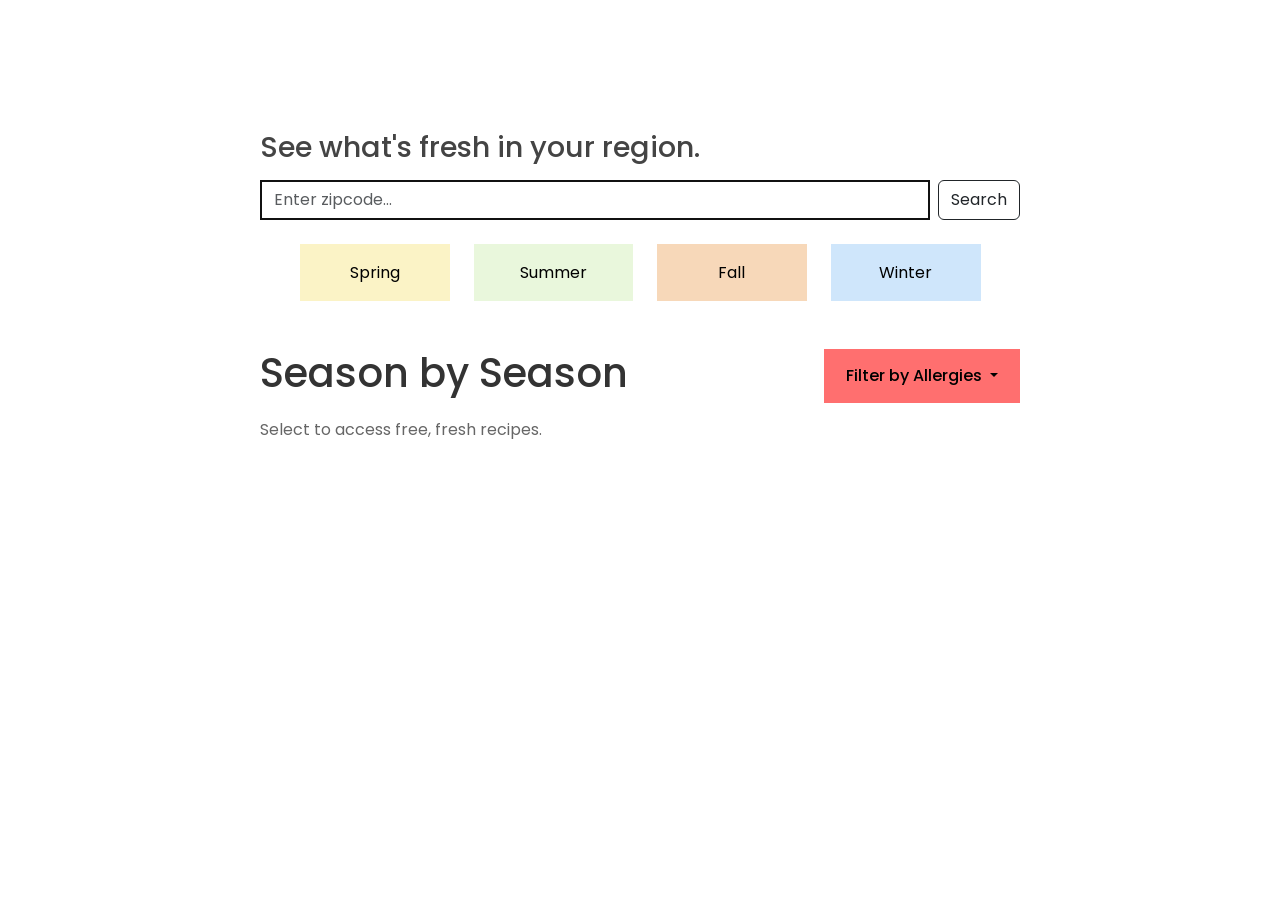
<file: home.html>
<!doctype html>
<html lang="en">


    <head>
        <meta charset="utf-8">
        <meta name="viewport" content="width=device-width, initial-scale=1">
        <title>Season by Season</title>


        <link rel="preconnect" href="https://fonts.googleapis.com">
        <link rel="preconnect" href="https://fonts.gstatic.com" crossorigin>
        <link href="https://fonts.googleapis.com/css2?family=Poppins:ital,wght@0,100;0,200;0,300;0,400;0,500;0,600;0,700;0,800;0,900;1,100;1,200;1,300;1,400;1,500;1,600;1,700;1,800;1,900&display=swap" rel="stylesheet">


        <link href="https://cdn.jsdelivr.net/npm/bootstrap@5.3.3/dist/css/bootstrap.min.css" rel="stylesheet">
        <link rel="stylesheet" href="style.css">
    </head>


    <body>

        <div class="page"> 

            <div class="content-wrap">
                <h2>See what's fresh in your region.</h2>
            </div>

            <form class="mx-auto search-wrap mb-4 d-flex gap-2">
                <input id="zip-search" type="text" class="form-control search-input" placeholder="Enter zipcode..." aria-label="Search">
                <button class="btn btn-outline-dark">Search</button>
            </form>


                <div class="content-wrap">
                    <div class="d-flex justify-content-center gap-4 mb-5">
                        <button class="season-btn spring" type="button">Spring</button>
                        <button class="season-btn summer" type="button">Summer</button>
                        <button class="season-btn fall" type="button">Fall</button>
                        <button class="season-btn winter" type="button">Winter</button>
                    </div>

                    <div class="d-flex justify-content-between align-items-start">
                        <div>
                            <h1>Season by Season</h1>
                            <p class="subtext mb-0">Select to access free, fresh recipes.</p>
                        </div>

                        <div class="dropdown">
                            <button class="filter-btn dropdown-toggle" type="button" data-bs-toggle="dropdown" data-bs-auto-close="outside">
                                Filter by Allergies
                            </button>

                            <ul class="dropdown-menu p-3">
                                <li class="form-check">
                                    <input class="form-check-input" type="checkbox" id="dairy">
                                    <label class="form-check-label" for="dairy">Dairy</label>
                                </li>
                                <li class="form-check">
                                    <input class="form-check-input" type="checkbox" id="gluten">
                                    <label class="form-check-label" for="gluten">Gluten</label>
                                </li>
                                <li class="form-check">
                                    <input class="form-check-input" type="checkbox" id="nuts">
                                    <label class="form-check-label" for="nuts">Tree Nuts</label>
                                </li>
                                <li class="form-check">
                                    <input class="form-check-input" type="checkbox" id="soy">
                                    <label class="form-check-label" for="soy">Soy</label>
                                </li>
                            </ul>
                        </div>
                    </div>
                </div>
            </div>

            
            <script src="https://cdn.jsdelivr.net/npm/bootstrap@5.3.3/dist/js/bootstrap.bundle.min.js"></script>
            <script src="ZipCodeSearch.js"></script>
            <script src="AllergyFilter.js"></script>
            <script src="awsConfig.js"></script>
            <script src="apiClient.js"></script>
            <script src="appHome.js"></script>

        </div>

    </body>



</html>
</file>
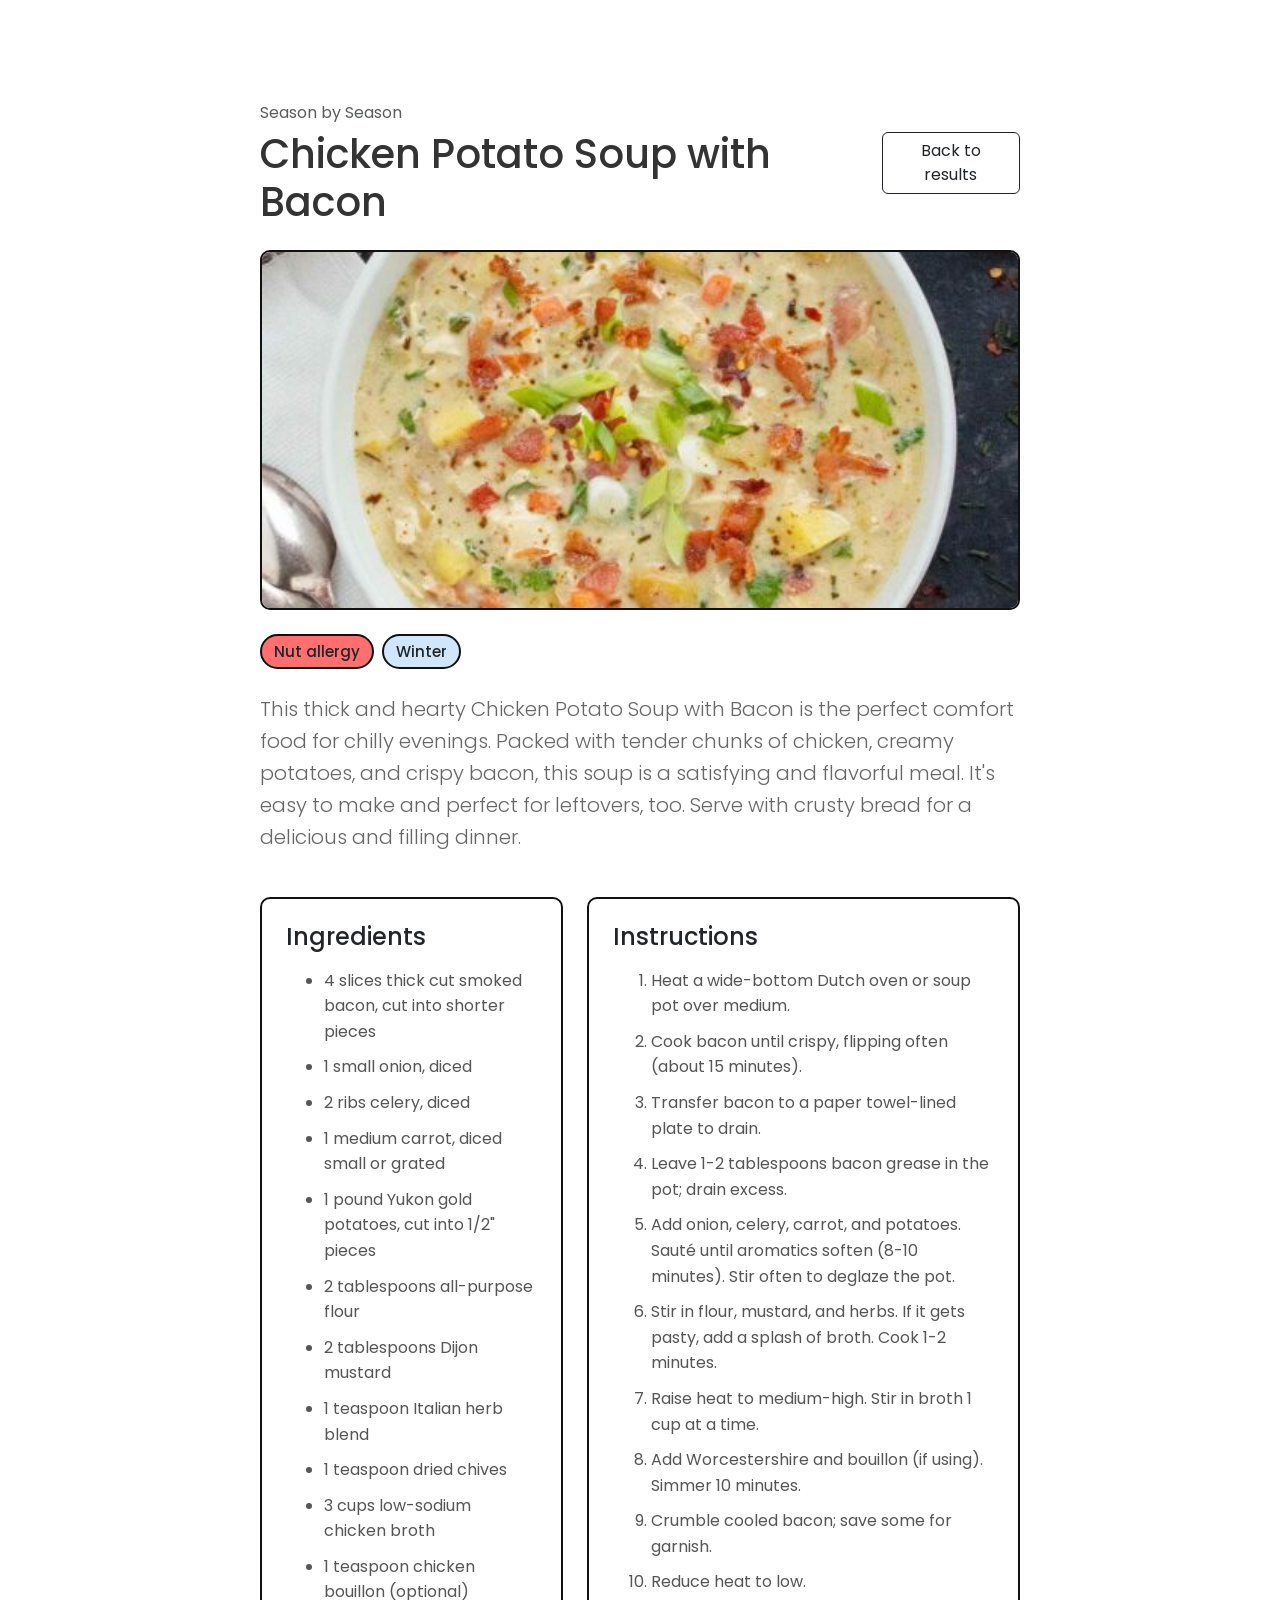
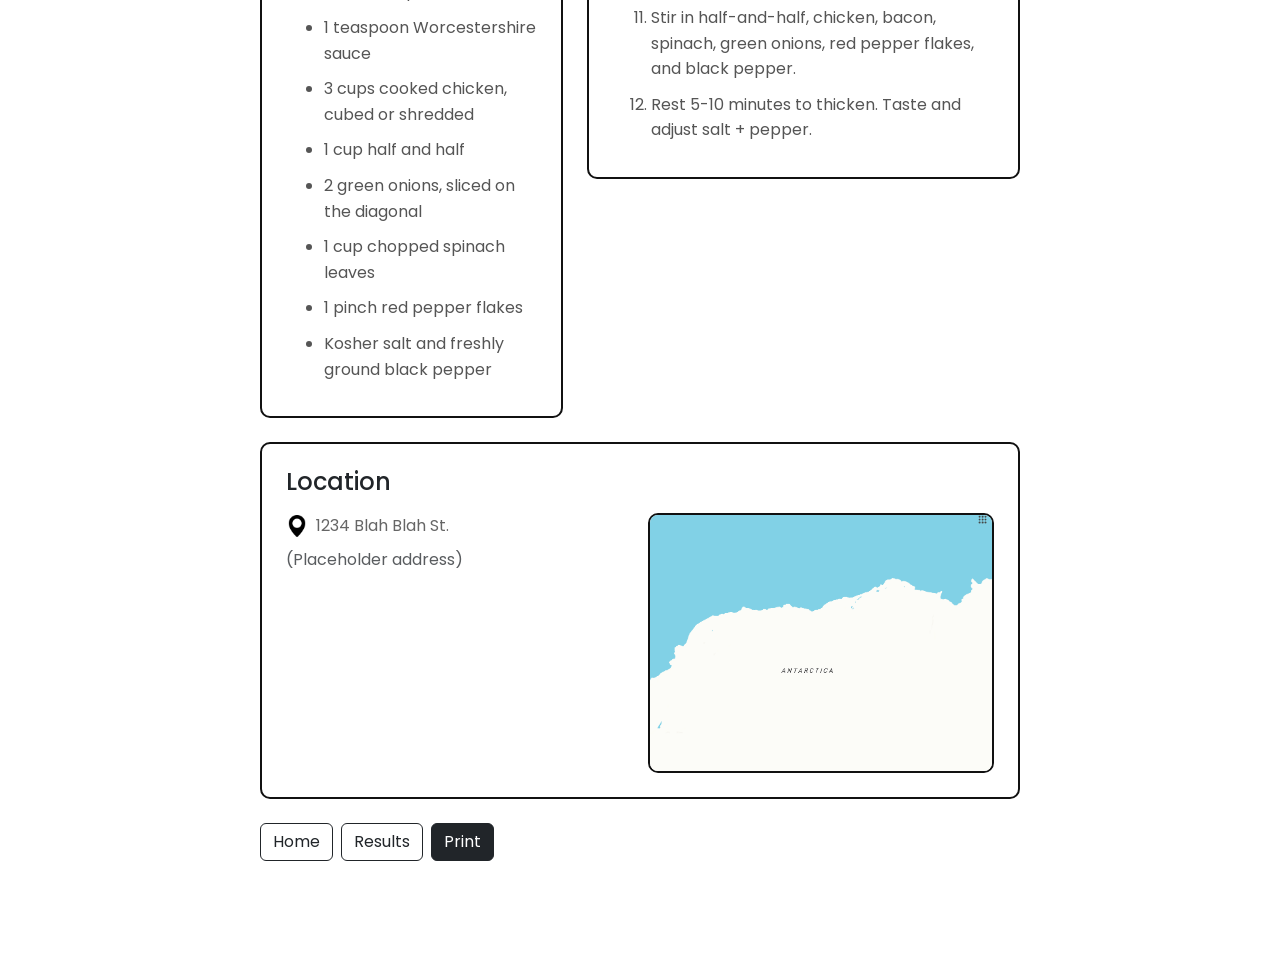
<file: recipe.html>
<!-- Recipe source: https://soupaddict.com/chicken-potato-soup/#recipe -->

<!doctype html>
<html lang="en">
  <head>
    <meta charset="utf-8" />
    <meta name="viewport" content="width=device-width, initial-scale=1" />
    <title>Recipe | Season by Season</title>

    <link rel="preconnect" href="https://fonts.googleapis.com" />
    <link rel="preconnect" href="https://fonts.gstatic.com" crossorigin />
    <link
      href="https://fonts.googleapis.com/css2?family=Poppins:wght@300;400;500;600;700&display=swap"
      rel="stylesheet"
    />

    <link
      href="https://cdn.jsdelivr.net/npm/bootstrap@5.3.3/dist/css/bootstrap.min.css"
      rel="stylesheet"
    />
    <link rel="stylesheet" href="style.css" />
  </head>

  <body>
    <main class="page">
      <div class="content-wrap">
        <!-- top nav-ish row -->
        <div class="d-flex align-items-center justify-content-between mb-4">
          <div>
            <a href="home.html" class="text-decoration-none">
              <p class="mb-1 text-muted">Season by Season</p>
            </a>
            <h1 class="mb-0">Chicken Potato Soup with Bacon</h1>
          </div>
          <a class="btn btn-outline-dark" href="result.html">Back to results</a>
        </div>

        <!-- food image -->
        <div class="recipe-hero mb-4">
          <img
            src="chicken-potato-soup.jpg"
            alt="Chicken potato soup with bacon"
          />
        </div>

        <!-- tags -->
        <div class="d-flex flex-wrap gap-2 mb-4">
          <!-- allergy tags (only show if recipe contains that allergen) -->
          <span class="tag tag-allergy">Nut allergy</span>
          <!-- season tags (only show if recipe fits that season) -->
          <span class="tag tag-season winter">Winter</span>
        </div>

        <!-- description -->
        <p class="lead">
          This thick and hearty Chicken Potato Soup with Bacon is the perfect
          comfort food for chilly evenings. Packed with tender chunks of
          chicken, creamy potatoes, and crispy bacon, this soup is a satisfying
          and flavorful meal. It's easy to make and perfect for leftovers, too.
          Serve with crusty bread for a delicious and filling dinner.
        </p>

        <div class="row g-4 mt-1">
          <!-- ingredients -->
          <section class="col-12 col-lg-5">
            <div class="recipe-card p-4">
              <h2 class="h4 mb-3">Ingredients</h2>
              <ul class="recipe-list mb-0">
                <li>
                  4 slices thick cut smoked bacon, cut into shorter pieces
                </li>
                <li>1 small onion, diced</li>
                <li>2 ribs celery, diced</li>
                <li>1 medium carrot, diced small or grated</li>
                <li>1 pound Yukon gold potatoes, cut into 1/2" pieces</li>
                <li>2 tablespoons all-purpose flour</li>
                <li>2 tablespoons Dijon mustard</li>
                <li>1 teaspoon Italian herb blend</li>
                <li>1 teaspoon dried chives</li>
                <li>3 cups low-sodium chicken broth</li>
                <li>1 teaspoon chicken bouillon (optional)</li>
                <li>1 teaspoon Worcestershire sauce</li>
                <li>3 cups cooked chicken, cubed or shredded</li>
                <li>1 cup half and half</li>
                <li>2 green onions, sliced on the diagonal</li>
                <li>1 cup chopped spinach leaves</li>
                <li>1 pinch red pepper flakes</li>
                <li>Kosher salt and freshly ground black pepper</li>
              </ul>
            </div>
          </section>

          <!-- instructions -->
          <section class="col-12 col-lg-7">
            <div class="recipe-card p-4">
              <h2 class="h4 mb-3">Instructions</h2>
              <ol class="recipe-steps mb-0">
                <li>Heat a wide-bottom Dutch oven or soup pot over medium.</li>
                <li>
                  Cook bacon until crispy, flipping often (about 15 minutes).
                </li>
                <li>Transfer bacon to a paper towel-lined plate to drain.</li>
                <li>
                  Leave 1-2 tablespoons bacon grease in the pot; drain excess.
                </li>
                <li>
                  Add onion, celery, carrot, and potatoes. Sauté until aromatics
                  soften (8-10 minutes). Stir often to deglaze the pot.
                </li>
                <li>
                  Stir in flour, mustard, and herbs. If it gets pasty, add a
                  splash of broth. Cook 1-2 minutes.
                </li>
                <li>
                  Raise heat to medium-high. Stir in broth 1 cup at a time.
                </li>
                <li>
                  Add Worcestershire and bouillon (if using). Simmer 10 minutes.
                </li>
                <li>Crumble cooled bacon; save some for garnish.</li>
                <li>Reduce heat to low.</li>
                <li>
                  Stir in half-and-half, chicken, bacon, spinach, green onions,
                  red pepper flakes, and black pepper.
                </li>
                <li>
                  Rest 5-10 minutes to thicken. Taste and adjust salt + pepper.
                </li>
              </ol>
            </div>
          </section>
        </div>

        <!-- location -->
        <section class="recipe-card p-4 mt-4">
          <h2 class="h4 mb-3">Location</h2>
          <div class="row g-3 align-items-start">
            <div class="col-12 col-md-6">
              <div class="d-flex align-items-center gap-2 mb-2">
                <img
                  src="location-pin.png"
                  alt="Location pin"
                  width="22"
                  height="22"
                />
                <p class="mb-0">1234 Blah Blah St.</p>
              </div>
              <p class="text-muted mb-0">(Placeholder address)</p>
            </div>

            <div class="col-12 col-md-6">
              <img class="recipe-map" src="South-Pole.png" alt="Map" />
            </div>
          </div>
        </section>

        <!-- bottom actions -->
        <div class="d-flex flex-wrap gap-2 mt-4">
          <a class="btn btn-outline-dark" href="home.html">Home</a>
          <a class="btn btn-outline-dark" href="result.html">Results</a>
          <button class="btn btn-dark" type="button" onclick="window.print()">
            Print
          </button>
        </div>
      </div>
    </main>

    <script src="https://cdn.jsdelivr.net/npm/bootstrap@5.3.3/dist/js/bootstrap.bundle.min.js"></script>
  </body>
</html>
</file>
<file: style.css>
/* HOME PAGE */
  /* HOME PAGE */
  /* HOME PAGE */


body {
  font-family: 'Poppins', sans-serif;
  line-height: 1.6;
}

.page{
  padding: 100px 0;
}

.content-wrap{
  max-width: 760px;
  margin: 0 auto;
}

.search-wrap{
  max-width: 760px;
}

.search-input{
  border: 2px solid #111;
  border-radius: 0;
}

.season-btn{
  border: 0;
  padding: 16px 46px;
  /* font-weight: 500; */
  min-width: 150px;
}

.spring{ background: #fbf3c6; }
.summer{ background: #e9f7dc; }
.fall{ background: #f7d8b9; }
.winter{ background: #cfe6fb; }

.filter-btn{
  background: #ff6f6f;
  border: 0;
  border-radius: 0;
  padding: 14px 22px;
  font-weight: 500;
}


  /* RECIPE PAGE */
  /* RECIPE PAGE */
  /* RECIPE PAGE */


* {
  margin: 0;
  padding: 0;
  box-sizing: border-box;
}

.container {
  display: flex;
  min-height: 100vh;
}

.content-side {
  width: 50%;
  padding: 40px;
  overflow-y: auto;
}

.image-side {
  width: 50%;
  position: sticky;
  top: 0;
  height: 100vh;
}

.image-side img {
  width: 100%;
  height: 100%;
  object-fit: cover;
}

h1 {
  font-size: 2.5em;
  margin-bottom: 20px;
  color: #333;
}

h2 {
  font-size: 1.8em;
  margin-top: 30px;
  margin-bottom: 15px;
  color: #444;
}

p {
  margin-bottom: 20px;
  color: #666;
}

ul, ol {
  margin-left: 20px;
  margin-bottom: 20px;
}

li {
  margin-bottom: 10px;
  color: #555;
}

.location-section {
  margin-top: 30px;
}

.location-content {
  display: flex;
  gap: 20px;
  align-items: flex-start;
  margin-top: 15px;
}

.location-info {
  flex: 1;
}

.location-details {
  display: flex;
  align-items: center;
  gap: 10px;
}

.location-details img {
  width: 30px !important;
  height: 30px !important;
  object-fit: contain;
}

.location-details p {
  margin: 0;
}

.location-map {
  flex: 1;
}

.location-map img {
  width: 100%;
  height: auto;
  max-width: 300px;
  border-radius: 8px;
}

@media (max-width: 968px) {
  .container {
    flex-direction: column;
  }
  
  .content-side,
  .image-side {
    width: 100%;
  }
  
  .image-side {
    position: relative;
    height: 400px;
  }
}












/* test */

/* RECIPE (NEW) */


.recipe-hero img{
  width: 100%;
  height: 360px;
  object-fit: cover;
  border-radius: 10px;
  border: 2px solid #111;
}

.recipe-card{
  border: 2px solid #111;
  border-radius: 10px;
  background: #fff;
}

.recipe-badge{
  font-weight: 500;
  border-radius: 999px;
  padding: 10px 12px;
}

.recipe-list{
  padding-left: 18px;
  margin-bottom: 0;
}

.recipe-steps{
  padding-left: 18px;
  margin-bottom: 0;
}

.recipe-map{
  width: 100%;
  max-width: 420px;
  height: auto;
  border-radius: 10px;
  border: 2px solid #111;
}


/* TAGS that match Home button colors */

.tag{
  display: inline-flex;
  align-items: center;
  border: 2px solid #111;
  border-radius: 999px;
  padding: 8px 12px;
  font-weight: 500;
  font-size: 0.95rem;
  line-height: 1;
}


/* allergy tags — match Filter button color */
.tag-allergy{
  background: #ff6f6f; /* same as .filter-btn */
}

/* season tags — reuse your existing season classes:
   .spring .summer .fall .winter already set backgrounds
   so we just make sure they look like tags */

.tag-season{
  /* nothing needed here, but keeps intent clear */
}
</file>
